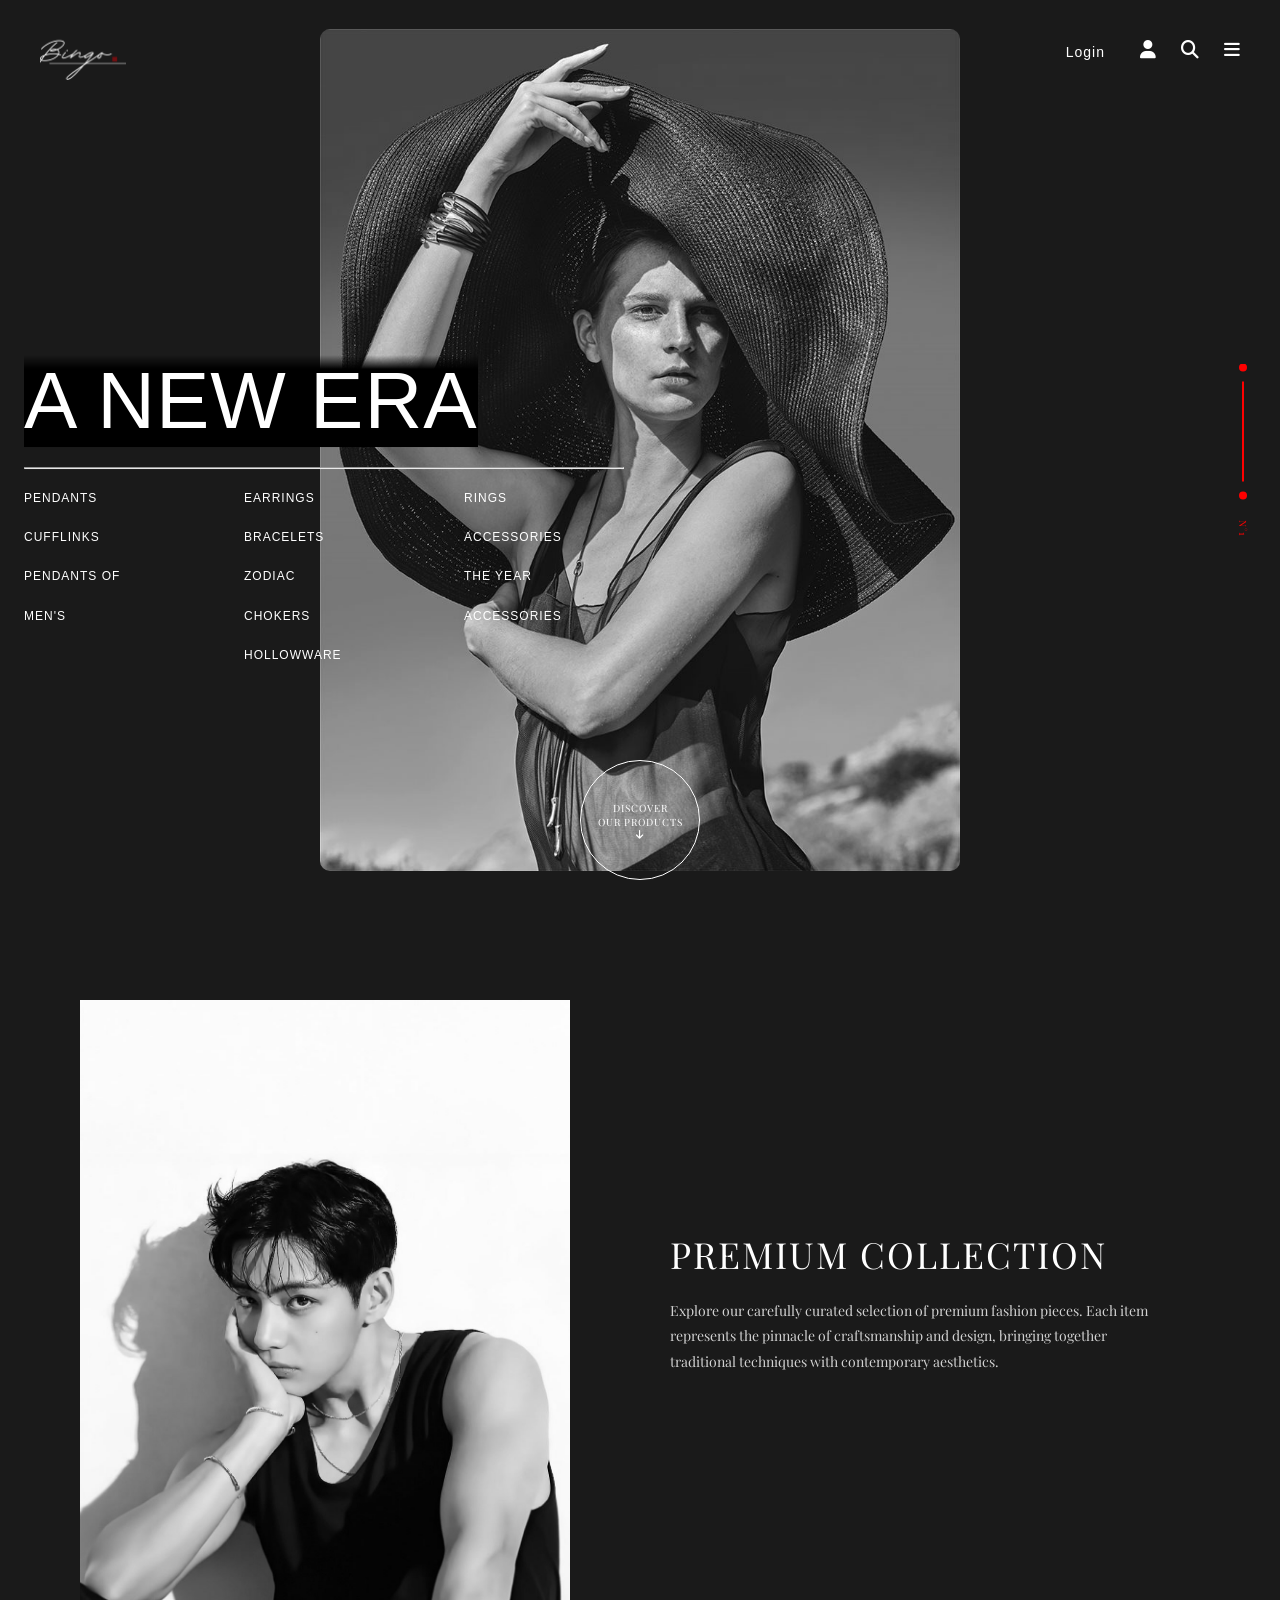
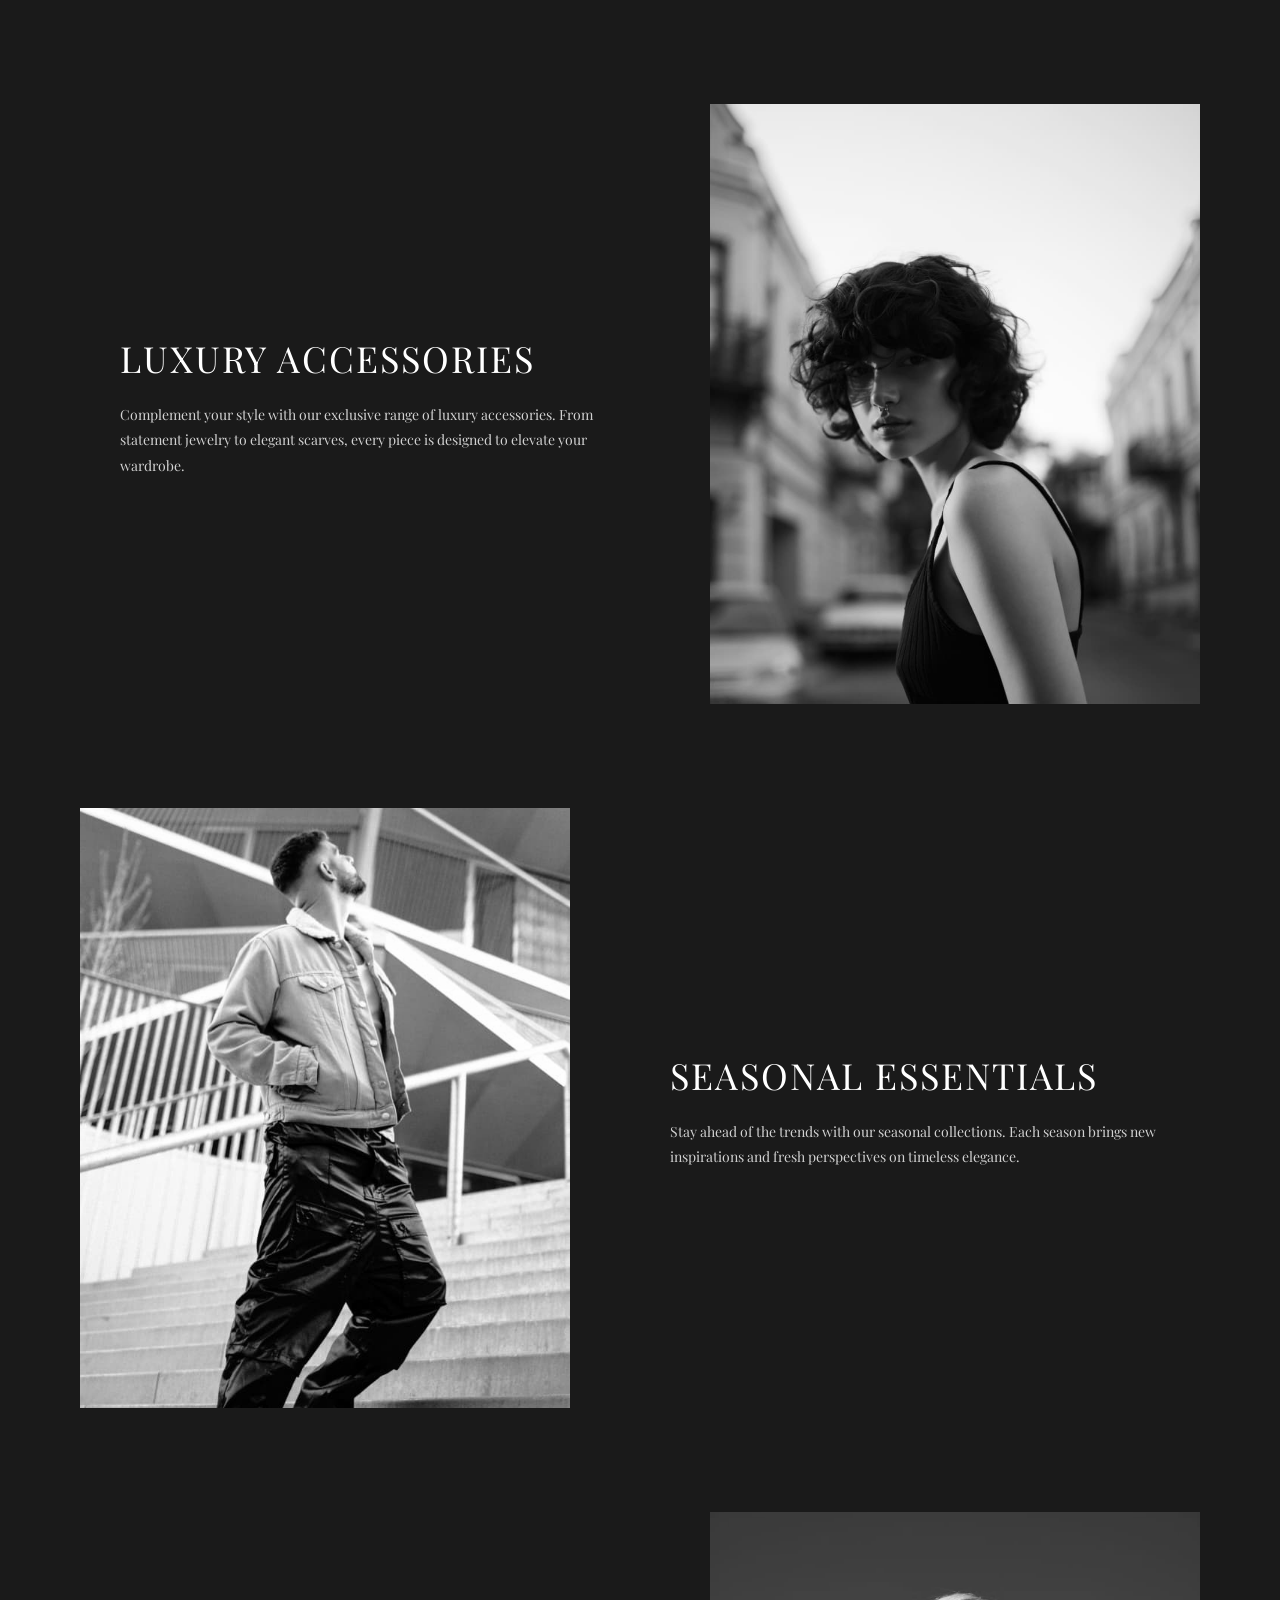
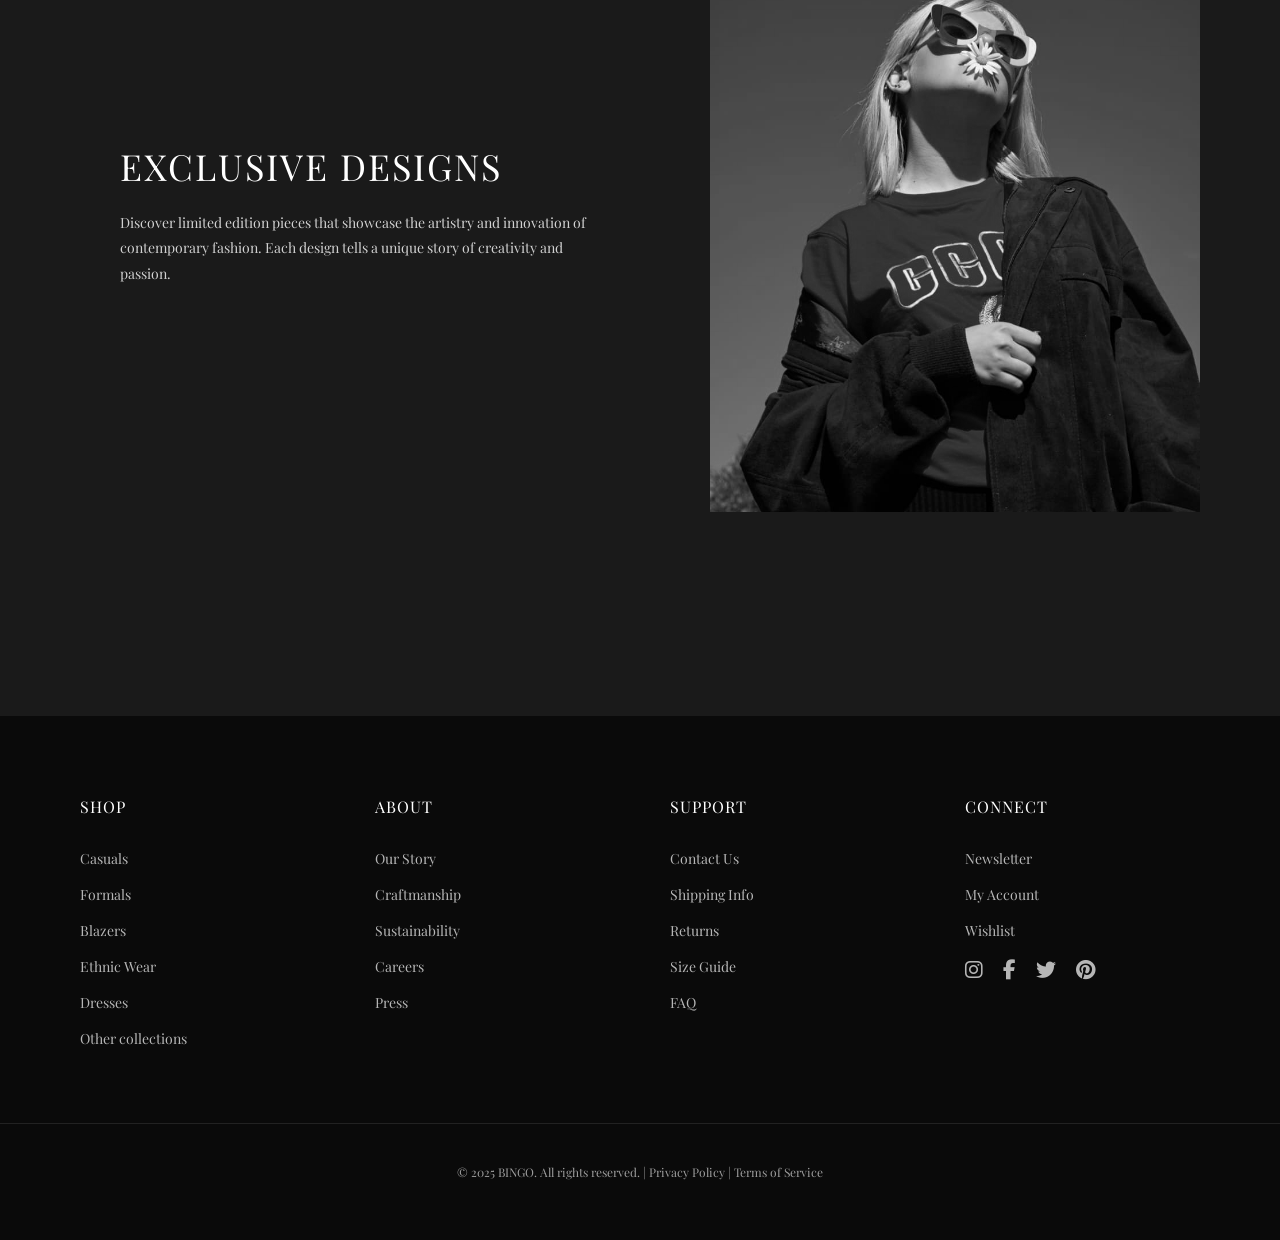
<file: Frontend/landing/index.html>
<!DOCTYPE html>
<html lang="en">
<!-- TASK: Chnage the wordings for this page-->
<head>
    <meta charset="UTF-8">
    <meta name="viewport" content="width=device-width, initial-scale=1.0">
    <title>Luxury Fashion - Home</title>
    <link rel="preconnect" href="https://fonts.googleapis.com">
    <link rel="preconnect" href="https://fonts.gstatic.com" crossorigin>
    <link href="https://fonts.googleapis.com/css2?family=Playfair+Display:ital,wght@0,400;0,500;0,600;0,700;0,800;0,900;1,400;1,500;1,600;1,700;1,800;1,900&display=swap" rel="stylesheet">
    <link rel="stylesheet" href="https://cdnjs.cloudflare.com/ajax/libs/font-awesome/6.4.0/css/all.min.css">
    <style>
        * {
            margin: 0;
            padding: 0;
            box-sizing: border-box;
        }

        html {
            scroll-behavior: smooth;
        }

        body {
            font-family: 'Playfair Display', 'Georgia', serif;
            background: #1a1a1a;
            overflow-x: hidden;
        }

        /* Page Load Animation */
        .page-load-animation {
            opacity: 0;
            transform: translateY(20px);
            animation: pageLoadFadeIn 1.2s ease-out forwards;
        }

        @keyframes pageLoadFadeIn {
            0% {
                opacity: 0;
                transform: translateY(20px);
            }
            100% {
                opacity: 1;
                transform: translateY(0);
            }
        }

        /* Fade-in animations */
        .fade-in-section {
            opacity: 0;
            transform: translateY(40px);
            visibility: hidden;
            transition: opacity 1s ease-out, transform 1.2s ease-out, visibility 1s ease-out;
            will-change: opacity, visibility, transform;
        }

        .fade-in-section.is-visible {
            opacity: 1;
            transform: translateY(0);
            visibility: visible;
        }

        .fade-in-left {
            opacity: 0;
            transform: translateX(-60px);
            transition: opacity 1.2s ease-out, transform 1.4s ease-out;
        }

        .fade-in-left.is-visible {
            opacity: 1;
            transform: translateX(0);
        }

        .fade-in-right {
            opacity: 0;
            transform: translateX(60px);
            transition: opacity 1.2s ease-out, transform 1.4s ease-out;
        }

        .fade-in-right.is-visible {
            opacity: 1;
            transform: translateY(0);
        }

        /* Staggered animation delays for gallery items */
        .gallery-row:nth-child(1) { transition-delay: 0.1s; }
        .gallery-row:nth-child(2) { transition-delay: 0.2s; }
        .gallery-row:nth-child(3) { transition-delay: 0.3s; }
        .gallery-row:nth-child(4) { transition-delay: 0.4s; }

        /* Landing container */
        .landing-container {
            display: flex;
            min-height: 100vh;
            position: relative;
            justify-content: center;
            align-items: center;
        }

        /* Top Navigation */
        .top-nav {
            position: fixed;
            top: 0;
            left: 0;
            right: 0;
            z-index: 1000;
            display: flex;
            justify-content: space-between;
            align-items: center;
            padding: 20px 40px;
            /* background: rgba(26, 26, 26, 0.9); */
            /* backdrop-filter: blur(10px); */
            opacity: 0;
            animation: fadeInDown 1s ease-out 0.5s forwards;
        }

        @keyframes fadeInDown {
            0% {
                opacity: 0;
                transform: translateY(-20px);
            }
            100% {
                opacity: 1;
                transform: translateY(0);
            }
        }

        .logo {
            height: 60px;
            width: auto;
            transition: opacity 0.3s ease;
        }

        .logo:hover {
            opacity: 0.8;
        }

        .nav-icons {
            display: flex;
            align-items: center;
            gap: 25px;
        }

        .nav-icon {
            color: white;
            font-size: 18px;
            cursor: pointer;
            transition: opacity 0.3s ease;
        }

        .nav-icon:hover {
            opacity: 0.7;
        }

        .login-text {
            color: white;
            font-size: 14px;
            font-weight: 300;
            font-family:Helvetica;
            letter-spacing: 1px;
            cursor: pointer;
            transition: opacity 0.3s ease;
            margin-right: 10px;
        }

        .login-text:hover {
            opacity: 0.7;
        }

        /* Main Content Panel - Centered */
        .main-content {
            position: relative;
            width: 100%;
            height: 100vh;
            display: flex;
            justify-content: center;
            align-items: center;
        }

        /* Model Image - Centered */
        .model-image {
            width: 50%;
            height: auto;
            max-height: 200vh;
            object-fit: contain;
            object-position: center;
            filter: grayscale(100%);
            transition: filter 0.3s ease;
            border-radius: 10px;
        }

        .main-content:hover .model-image {
            filter: grayscale(80%);
        }

        /* Content Overlay - Semi-centered */
        .content-overlay {
            position: absolute;
            top: 60%;
            left: 30%;
            transform: translate(-50%, -50%);
            color: white;
            text-align: left;
            z-index: 10;
            max-width: 800px;
            width: 100%;
            padding: 40px;
            border-radius: 15px;
        }

        .line-break {
            margin:20px auto 0;
            height:1px;
            margin-left: 0;
            max-width: 600px;
        }
        .main-headline {
            color: white;
            background: linear-gradient(0deg, #000000 78px, #fff0 100%);
            display: inline-block;
            font-size: 80px;
            font-weight: 100;
            letter-spacing: 1px;
            text-transform: uppercase;
            font-family: "helvetica_neue_thin", Helvetica;
        }

        .product-categories {
            display: grid;
            grid-template-columns: repeat(3, 200px);
            gap: 20px 20px;
            margin: 20px auto 60px;
            font-size: 12px;
            font-weight: 100;
            letter-spacing: 1px;
            text-transform: uppercase;
            font-family: 'poppins', sans-serif;
            line-height: 1.6;
        }

        .category-column {
            display: flex;
            flex-direction: column;
            gap: 15px;
        }

        .discover-btn {
            width: 120px;
            height: 120px;
            border-radius: 50%;
            background: transparent;
            border: 1px solid white;
            color: white;
            display: flex;
            flex-direction: column;
            align-items: center;
            justify-content: center;
            cursor: pointer;
            transition: all 0.3s ease;
            font-size: 10px;
            font-weight: 300;
            letter-spacing: 1px;
            text-transform: uppercase;
            font-family: 'Playfair Display', serif;
            position: absolute;
            bottom: 20px;
            left: 50%;
            transform: translateX(-50%);
            animation-duration: 0.5s;
            animation-fill-mode: both;
        }


        .discover-btn:hover {
            background: rgb(255, 254, 254);
            color: black;
            border: 1px solid rgba(255, 255, 255, 0.8);
        }

        /* Add a subtle shadow effect during wobble */
        .discover-btn:hover::after {
            content: '';
            position: absolute;
            top: -2px;
            left: -2px;
            right: -2px;
            bottom: -2px;
            border-radius: 50%;
            border: 1px solid rgba(255, 255, 255, 0.3);
            animation: wobble 0.8s ease-in-out;
        }

        /* Scroll Indicator - Right Side */
        .scroll-indicator {
            position: fixed;
            right: 30px;
            top: 50%;
            transform: translateY(-50%);
            z-index: 100;
            display: flex;
            flex-direction: column;
            align-items: center;
            gap: 10px;
            opacity: 0;
            animation: fadeInRight 1.5s ease-out 1s forwards;
        }

        @keyframes fadeInRight {
            0% {
                opacity: 0;
                transform: translateY(-50%) translateX(30px);
            }
            100% {
                opacity: 1;
                transform: translateY(-50%) translateX(0);
            }
        }

        .scroll-line {
            width: 2px;
            height: 100px;
            background: #ff0000;
            position: relative;
        }

        .scroll-circle {
            width: 8px;
            height: 8px;
            background: #ff0000;
            border-radius: 50%;
        }

        .scroll-number {
            color: #ff0000;
            font-size: 10px;
            font-weight: 300;
            letter-spacing: 1px;
            text-transform: uppercase;
            writing-mode: vertical-rl;
            text-orientation: mixed;
            margin-top: 10px;
        }

        /* Additional Images Section */
        .additional-images {
            background: #1a1a1a;
            padding: 100px 0;
        }

        .image-gallery {
            display: flex;
            flex-direction: column;
            gap: 100px;
            max-width: 1200px;
            margin: 0 auto;
            padding: 0 40px;
        }

        .gallery-row {
            display: flex;
            align-items: center;
            gap: 60px;
        }

        .gallery-row.reverse {
            flex-direction: row-reverse;
        }

        .gallery-image {
            flex: 1;
            max-width: 500px;
        }

        .gallery-image img {
            width: 100%;
            height: 600px;
            object-fit: cover;
            filter: grayscale(100%);
            transition: filter 0.3s ease;
        }

        .gallery-image:hover img {
            filter: grayscale(70%);
        }

        .gallery-content {
            flex: 1;
            color: white;
            padding: 40px;
        }

        .gallery-title {
            font-size: 36px;
            font-weight: 300;
            margin-bottom: 20px;
            letter-spacing: 2px;
        }

        .gallery-description {
            font-size: 14px;
            line-height: 1.8;
            opacity: 0.8;
        }

        /* Footer */
        .footer {
            background: #0a0a0a;
            color: white;
            padding: 80px 0 40px;
            margin-top: 100px;
        }

        .footer-content {
            max-width: 1200px;
            margin: 0 auto;
            padding: 0 40px;
            display: grid;
            grid-template-columns: repeat(4, 1fr);
            gap: 60px;
        }

        .footer-section h3 {
            font-size: 16px;
            font-weight: 400;
            margin-bottom: 30px;
            letter-spacing: 1px;
            text-transform: uppercase;
        }

        .footer-links {
            list-style: none;
        }

        .footer-links li {
            margin-bottom: 15px;
        }

        .footer-links a {
            color: white;
            text-decoration: none;
            font-size: 14px;
            opacity: 0.7;
            transition: opacity 0.3s ease;
        }

        .footer-links a:hover {
            opacity: 1;
        }

        .social-links {
            display: flex;
            gap: 20px;
            margin-top: 20px;
        }

        .social-links i {
            font-size: 20px;
            opacity: 0.7;
            cursor: pointer;
            transition: opacity 0.3s ease;
        }

        .social-links i:hover {
            opacity: 1;
        }

        .footer-bottom {
            text-align: center;
            padding: 40px 0 20px;
            border-top: 1px solid #333;
            margin-top: 60px;
            font-size: 12px;
            opacity: 0.6;
        }

        /* Mobile Responsive - Updated */
        @media (max-width: 768px) {
            .model-image {
                width: 90%;
                height: auto;
                max-height: 70vh;
            }

            .content-overlay {
                padding: 20px;
                max-width: 100%;
            }

            .main-headline {
                font-size: 32px;
                margin-bottom: 30px;
            }

            .discover-btn {
                width: 100px;
                height: 100px;
                font-size: 9px;
                bottom: 15px;
            }

            .scroll-indicator {
                right: 15px;
            }
        }

        @media (max-width: 480px) {
            .main-headline {
                font-size: 24px;
            }

            .content-overlay {
                padding: 15px;
            }

            .discover-btn {
                width: 80px;
                height: 80px;
                font-size: 8px;
                bottom: 10px;
            }

            .scroll-indicator {
                right: 10px;
            }
        }
    </style>
</head>

<body>
    <!-- Top Navigation -->
    <nav class="top-nav">
        <img src="logo.png" alt="Luxury Fashion Logo" class="logo">
         <!-- <h1 class="logo">Bingo</h1> -->
        <div class="nav-icons">
            <a href="../login/index.html" style="text-decoration: none;"><span class="login-text">Login</span></a>
            <i class="fas fa-user nav-icon"></i>
            <i class="fas fa-search nav-icon"></i>
            <i class="fas fa-bars nav-icon"></i>
        </div>
    </nav>

    <!-- Main Landing Section -->
    <div class="landing-container page-load-animation">
        <!-- Main Content Panel - Centered -->
        <div class="main-content">
            <img src="model.jpg" alt="Fashion Model" class="model-image">
            <div class="content-overlay">
                <h1 class="main-headline">A NEW ERA</h1>
                <hr class="line-break">
                <div class="product-categories">
                <div class="category">PENDANTS</div>
                <div class="category">EARRINGS</div>
                <div class="category">RINGS</div>
                <div class="category">CUFFLINKS</div>
                <div class="category">BRACELETS</div>
                <div class="category">ACCESSORIES</div>
                <div class="category">PENDANTS OF</div>
                <div class="category">ZODIAC</div>
                <div class="category">THE YEAR</div>
                <div class="category">MEN'S</div>
                <div class="category">CHOKERS</div>
                <div class="category">ACCESSORIES</div>
                <div class="category"></div>
                <div class="category">HOLLOWWARE</div>
            </div>
            </div>
            <button class="discover-btn" onclick="scrollToGallery()">
                <span>DISCOVER</span>
                <span>OUR PRODUCTS</span>
                <i class="fas fa-arrow-down"></i>
            </button>
        </div>
    </div>

    <!-- Scroll Indicator -->
    <div class="scroll-indicator">
        <div class="scroll-circle"></div>
        <div class="scroll-line"></div>
        <div class="scroll-circle"></div>
        <div class="scroll-number">N°1</div>
    </div>

    <!-- Additional Images Gallery -->
    <div class="additional-images" id="gallery">
        <div class="image-gallery">
            <div class="gallery-row fade-in-section" data-delay="100">
                <div class="gallery-image">
                    <img src="model4.jpg" alt="Fashion Collection">
                </div>
                <div class="gallery-content">
                    <h2 class="gallery-title">PREMIUM COLLECTION</h2>
                    <p class="gallery-description">
                        Explore our carefully curated selection of premium fashion pieces. Each item represents the
                        pinnacle of craftsmanship and design, bringing together traditional techniques with contemporary
                        aesthetics.
                    </p>
                </div>
            </div>

            <div class="gallery-row reverse fade-in-section" data-delay="200">
                <div class="gallery-image">
                    <img src="model3.jpg" alt="Luxury Accessories">
                </div>
                <div class="gallery-content">
                    <h2 class="gallery-title">LUXURY ACCESSORIES</h2>
                    <p class="gallery-description">
                        Complement your style with our exclusive range of luxury accessories. From statement jewelry to
                        elegant scarves, every piece is designed to elevate your wardrobe.
                    </p>
                </div>
            </div>

            <div class="gallery-row fade-in-section" data-delay="300">
                <div class="gallery-image">
                    <img src="model5.jpg" alt="Seasonal Collection">
                </div>
                <div class="gallery-content">
                    <h2 class="gallery-title">SEASONAL ESSENTIALS</h2>
                    <p class="gallery-description">
                        Stay ahead of the trends with our seasonal collections. Each season brings new inspirations and
                        fresh perspectives on timeless elegance.
                    </p>
                </div>
            </div>

            <div class="gallery-row reverse fade-in-section" data-delay="400">
                <div class="gallery-image">
                    <img src="model2.jpg" alt="Exclusive Designs">
                </div>
                <div class="gallery-content">
                    <h2 class="gallery-title">EXCLUSIVE DESIGNS</h2>
                    <p class="gallery-description">
                        Discover limited edition pieces that showcase the artistry and innovation of contemporary
                        fashion. Each design tells a unique story of creativity and passion.
                    </p>
                </div>
            </div>
        </div>
    </div>

    <!-- Footer -->
    <footer class="footer">
        <div class="footer-content">
            <div class="footer-section">
                <h3>Shop</h3>
                <ul class="footer-links">
                    <li><a href="#pendants">Casuals</a></li>
                    <li><a href="#earrings">Formals</a></li>
                    <li><a href="#rings">Blazers</a></li>
                    <li><a href="#bracelets">Ethnic Wear</a></li>
                    <li><a href="#accessories">Dresses</a></li>
                    <li><a href="#collections">Other collections</a></li>
                </ul>
            </div>

            <div class="footer-section">
                <h3>About</h3>
                <ul class="footer-links">
                    <li><a href="#story">Our Story</a></li>
                    <li><a href="#craftmanship">Craftmanship</a></li>
                    <li><a href="#sustainability">Sustainability</a></li>
                    <li><a href="#careers">Careers</a></li>
                    <li><a href="#press">Press</a></li>
                </ul>
            </div>

            <div class="footer-section">
                <h3>Support</h3>
                <ul class="footer-links">
                    <li><a href="#contact">Contact Us</a></li>
                    <li><a href="#shipping">Shipping Info</a></li>
                    <li><a href="#returns">Returns</a></li>
                    <li><a href="#size-guide">Size Guide</a></li>
                    <li><a href="#faq">FAQ</a></li>
                </ul>
            </div>

            <div class="footer-section">
                <h3>Connect</h3>
                <ul class="footer-links">
                    <li><a href="#newsletter">Newsletter</a></li>
                    <li><a href="#account">My Account</a></li>
                    <li><a href="#wishlist">Wishlist</a></li>
                </ul>
                <div class="social-links">
                    <i class="fab fa-instagram"></i>
                    <i class="fab fa-facebook-f"></i>
                    <i class="fab fa-twitter"></i>
                    <i class="fab fa-pinterest"></i>
                </div>
            </div>
        </div>

        <div class="footer-bottom">
            <p>&copy; 2025 BINGO. All rights reserved. | Privacy Policy | Terms of Service</p>
        </div>
    </footer>

    <script>
        // Intersection Observer for fade-in animations
        const observerOptions = {
            threshold: 0.15,
            rootMargin: '0px 0px -100px 0px'
        };

        const observer = new IntersectionObserver((entries) => {
            entries.forEach(entry => {
                if (entry.isIntersecting) {
                    // Add a small delay for staggered effect
                    setTimeout(() => {
                        entry.target.classList.add('is-visible');
                    }, entry.target.dataset.delay || 0);
                }
            });
        }, observerOptions);

        // Observe all fade-in elements
        document.addEventListener('DOMContentLoaded', function () {
            const fadeElements = document.querySelectorAll('.fade-in-section, .fade-in-left, .fade-in-right');
            fadeElements.forEach(el => observer.observe(el));

            // Initial animation for elements in viewport
            setTimeout(() => {
                document.querySelectorAll('.fade-in-left, .fade-in-right').forEach(el => {
                    el.classList.add('is-visible');
                });
            }, 800);
        });

        // Smooth scroll to gallery
        function scrollToGallery() {
            document.getElementById('gallery').scrollIntoView({
                behavior: 'smooth',
                block: 'start'
            });
        }

        // Category click handlers
        document.querySelectorAll('.category').forEach(category => {
            category.addEventListener('click', function () {
                console.log('Category clicked:', this.textContent);
                // Add navigation logic for categories
            });
        });

        // Navigation icon handlers
        document.querySelectorAll('.nav-icon').forEach(icon => {
            icon.addEventListener('click', function () {
                console.log('Nav icon clicked');
                // Add navigation logic
            });
        });

        // Footer link handlers
        document.querySelectorAll('.footer-links a').forEach(link => {
            link.addEventListener('click', function (e) {
                e.preventDefault();
                console.log('Footer link clicked:', this.textContent);
                // Add navigation logic
            });
        });
    </script>
</body>

</html>
</file>
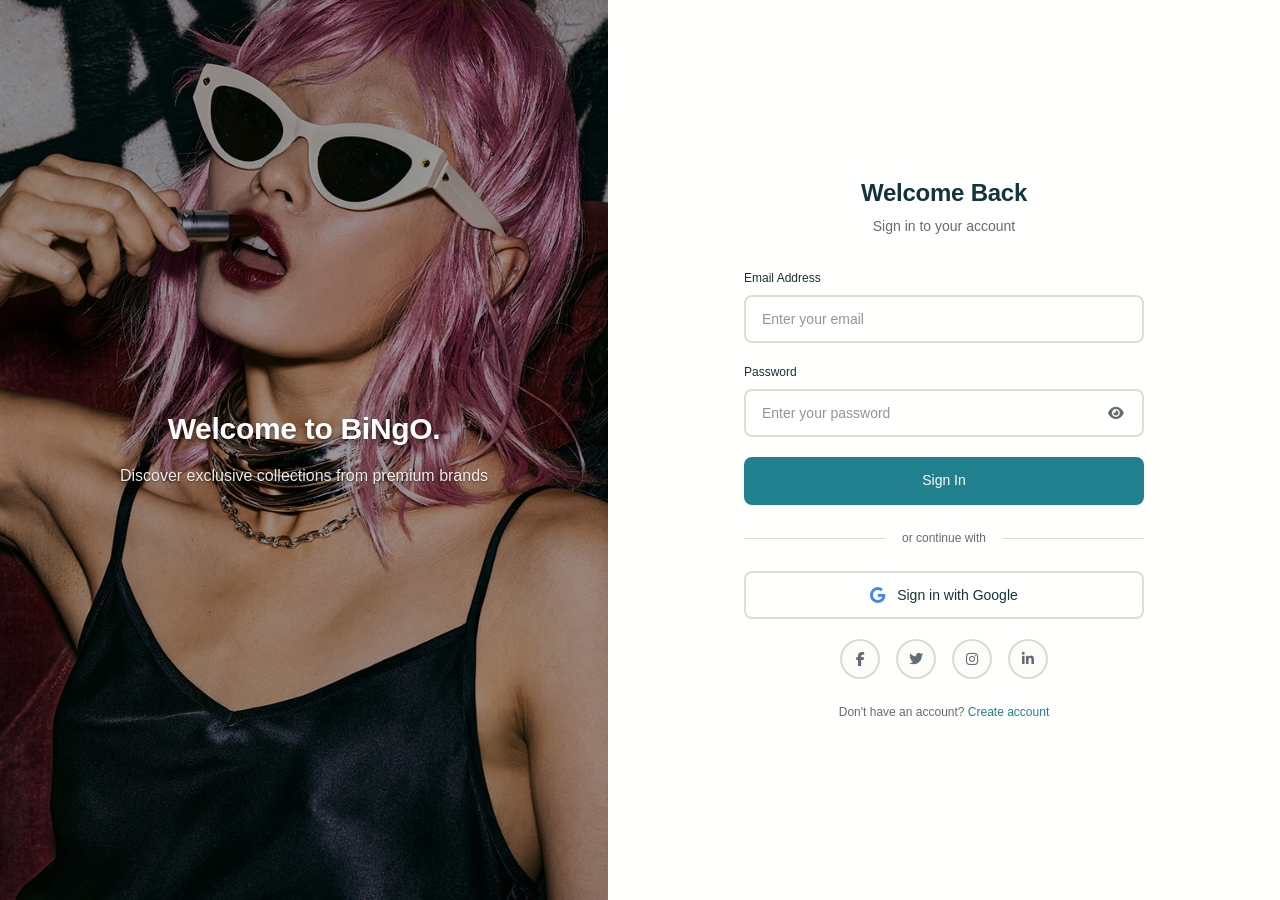
<file: Frontend/login/index.html>
<!DOCTYPE html>
<html lang="en">
<head>
    <meta charset="UTF-8">
    <meta name="viewport" content="width=device-width, initial-scale=1.0">
    <title>Luxury Fashion - Authentication</title>
    <link rel="stylesheet" href="style.css">
    <link rel="stylesheet" href="https://cdnjs.cloudflare.com/ajax/libs/font-awesome/6.4.0/css/all.min.css">
</head>
<body>
    <div class="auth-container">
        <!-- Left Side - Model Image -->
        <div class="model-section">
            <img src="model2.jpg" alt="Fashion Model" class="model-image">
            <div class="model-overlay">
                <div class="model-content">
                    <h1 class="model-title">Welcome to BiNgO.</h1>
                    <p class="model-subtitle">Discover exclusive collections from premium brands</p>
                </div>
            </div>
        </div>

        <!-- Right Side - Authentication Forms -->
        <div class="auth-section">
            <!-- Login Form -->
            <div id="loginForm" class="auth-form">
                <div class="form-header">
                    <h2>Welcome Back</h2>
                    <p>Sign in to your account</p>
                </div>

                <form class="form" id="loginFormElement" onsubmit="return false;">
                    <div class="form-group">
                        <label for="loginEmail" class="form-label">Email Address</label>
                        <input 
                            type="email" 
                            id="loginEmail" 
                            class="form-control" 
                            placeholder="Enter your email">
                        <span class="error-message" id="loginEmailError"></span>
                    </div>

                    <div class="form-group">
                        <label for="loginPassword" class="form-label">Password</label>
                        <div class="password-input">
                            <input 
                                type="password" 
                                id="loginPassword" 
                                class="form-control" 
                                placeholder="Enter your password">
                            <button type="button" class="password-toggle" onclick="togglePasswordVisibility('loginPassword')">
                                <i class="fas fa-eye"></i>
                            </button>
                        </div>
                        <span class="error-message" id="loginPasswordError"></span>
                    </div>

                    <button type="button" class="btn btn--primary btn--full-width" onclick="handleLoginSubmit()">
                        <span class="btn-text">Sign In</span>
                        <span class="btn-loader hidden">
                            <i class="fas fa-spinner fa-spin"></i>
                        </span>
                    </button>
                </form>

                <div class="divider">
                    <span>or continue with</span>
                </div>

                <button class="google-btn" onclick="handleGoogleAuth()">
                    <i class="fab fa-google"></i>
                    Sign in with Google
                </button>

                <div class="social-links">
                    <a href="#" class="social-link" target="_blank"><i class="fab fa-facebook-f"></i></a>
                    <a href="#" class="social-link" target="_blank"><i class="fab fa-twitter"></i></a>
                    <a href="#" class="social-link" target="_blank"><i class="fab fa-instagram"></i></a>
                    <a href="#" class="social-link" target="_blank"><i class="fab fa-linkedin-in"></i></a>
                </div>

                <div class="form-footer">
                    <p>Don't have an account? <button type="button" onclick="showSignupForm()" class="link">Create account</button></p>
                </div>
            </div>

            <!-- Signup Form -->
            <div id="signupForm" class="auth-form hidden">
                <div class="form-header">
                    <h2>Create Account</h2>
                    <p>Join our luxury fashion community</p>
                </div>

                <!-- User Type Selection -->
                <div id="userTypeSelection" class="user-type-section">
                    <h3>I am a:</h3>
                    <div class="user-type-options">
                        <label class="user-type-option">
                            <input type="radio" name="userType" value="buyer" onchange="selectUserType('buyer')">
                            <div class="option-content">
                                <i class="fas fa-shopping-bag"></i>
                                <span>Buyer</span>
                                <p>Shop exclusive fashion items</p>
                            </div>
                        </label>
                        <label class="user-type-option">
                            <input type="radio" name="userType" value="seller" onchange="selectUserType('seller')">
                            <div class="option-content">
                                <i class="fas fa-store"></i>
                                <span>Seller</span>
                                <p>Sell your fashion products</p>
                            </div>
                        </label>
                    </div>
                    <button type="button" class="btn btn--primary btn--full-width" onclick="proceedToSignupForm()" id="userTypeBtn" disabled>
                        Continue
                    </button>
                </div>

                <!-- Signup Details Form -->
                <div class="form hidden" id="signupDetailsForm">
                    <div class="form-group">
                        <label for="signupEmail" class="form-label">Email Address</label>
                        <input 
                            type="email" 
                            id="signupEmail" 
                            class="form-control" 
                            placeholder="Enter your email">
                        <span class="error-message" id="signupEmailError"></span>
                    </div>

                    <div class="form-group">
                        <label for="signupPassword" class="form-label">Password</label>
                        <div class="password-input">
                            <input 
                                type="password" 
                                id="signupPassword" 
                                class="form-control" 
                                placeholder="Create a password">
                            <button type="button" class="password-toggle" onclick="togglePasswordVisibility('signupPassword')">
                                <i class="fas fa-eye"></i>
                            </button>
                        </div>
                        <span class="error-message" id="signupPasswordError"></span>
                    </div>

                    <div class="form-group">
                        <label for="confirmPassword" class="form-label">Confirm Password</label>
                        <div class="password-input">
                            <input 
                                type="password" 
                                id="confirmPassword" 
                                class="form-control" 
                                placeholder="Confirm your password">
                            <button type="button" class="password-toggle" onclick="togglePasswordVisibility('confirmPassword')">
                                <i class="fas fa-eye"></i>
                            </button>
                        </div>
                        <span class="error-message" id="confirmPasswordError"></span>
                    </div>

                    <div class="form-group hidden" id="businessNameGroup">
                        <label for="businessName" class="form-label">Business Name</label>
                        <input 
                            type="text" 
                            id="businessName" 
                            class="form-control" 
                            placeholder="Enter your business name">
                        <span class="error-message" id="businessNameError"></span>
                    </div>

                    <button type="button" class="btn btn--primary btn--full-width" onclick="handleSignupSubmit()">
                        <span class="btn-text">Create Account</span>
                        <span class="btn-loader hidden">
                            <i class="fas fa-spinner fa-spin"></i>
                        </span>
                    </button>
                </div>

                <div class="form-footer">
                    <p>Already have an account? <button type="button" onclick="showLoginForm()" class="link">Sign in</button></p>
                </div>
            </div>
        </div>
    </div>

    <script src="app.js"></script>
</body>
</html>
</file>
<file: Frontend/login/style.css>
:root {
  /* Primitive Color Tokens */
  --color-white: rgba(255, 255, 255, 1);
  --color-black: rgba(0, 0, 0, 1);
  --color-cream-50: rgba(252, 252, 249, 1);
  --color-cream-100: rgba(255, 255, 253, 1);
  --color-gray-200: rgba(245, 245, 245, 1);
  --color-gray-300: rgba(167, 169, 169, 1);
  --color-gray-400: rgba(119, 124, 124, 1);
  --color-slate-500: rgba(98, 108, 113, 1);
  --color-brown-600: rgba(94, 82, 64, 1);
  --color-charcoal-700: rgba(31, 33, 33, 1);
  --color-charcoal-800: rgba(38, 40, 40, 1);
  --color-slate-900: rgba(19, 52, 59, 1);
  --color-teal-300: rgba(50, 184, 198, 1);
  --color-teal-400: rgba(45, 166, 178, 1);
  --color-teal-500: rgba(33, 128, 141, 1);
  --color-teal-600: rgba(29, 116, 128, 1);
  --color-teal-700: rgba(26, 104, 115, 1);
  --color-teal-800: rgba(41, 150, 161, 1);
  --color-red-400: rgba(255, 84, 89, 1);
  --color-red-500: rgba(192, 21, 47, 1);
  --color-orange-400: rgba(230, 129, 97, 1);
  --color-orange-500: rgba(168, 75, 47, 1);

  /* RGB versions for opacity control */
  --color-brown-600-rgb: 94, 82, 64;
  --color-teal-500-rgb: 33, 128, 141;
  --color-slate-900-rgb: 19, 52, 59;
  --color-slate-500-rgb: 98, 108, 113;
  --color-red-500-rgb: 192, 21, 47;
  --color-red-400-rgb: 255, 84, 89;
  --color-orange-500-rgb: 168, 75, 47;
  --color-orange-400-rgb: 230, 129, 97;

  /* Background color tokens (Light Mode) */
  --color-bg-1: rgba(59, 130, 246, 0.08); /* Light blue */
  --color-bg-2: rgba(245, 158, 11, 0.08); /* Light yellow */
  --color-bg-3: rgba(34, 197, 94, 0.08); /* Light green */
  --color-bg-4: rgba(239, 68, 68, 0.08); /* Light red */
  --color-bg-5: rgba(147, 51, 234, 0.08); /* Light purple */
  --color-bg-6: rgba(249, 115, 22, 0.08); /* Light orange */
  --color-bg-7: rgba(236, 72, 153, 0.08); /* Light pink */
  --color-bg-8: rgba(6, 182, 212, 0.08); /* Light cyan */

  /* Semantic Color Tokens (Light Mode) */
  --color-background: var(--color-cream-50);
  --color-surface: var(--color-cream-100);
  --color-text: var(--color-slate-900);
  --color-text-secondary: var(--color-slate-500);
  --color-primary: var(--color-teal-500);
  --color-primary-hover: var(--color-teal-600);
  --color-primary-active: var(--color-teal-700);
  --color-secondary: rgba(var(--color-brown-600-rgb), 0.12);
  --color-secondary-hover: rgba(var(--color-brown-600-rgb), 0.2);
  --color-secondary-active: rgba(var(--color-brown-600-rgb), 0.25);
  --color-border: rgba(var(--color-brown-600-rgb), 0.2);
  --color-btn-primary-text: var(--color-cream-50);
  --color-card-border: rgba(var(--color-brown-600-rgb), 0.12);
  --color-card-border-inner: rgba(var(--color-brown-600-rgb), 0.12);
  --color-error: var(--color-red-500);
  --color-success: var(--color-teal-500);
  --color-warning: var(--color-orange-500);
  --color-info: var(--color-slate-500);
  --color-focus-ring: rgba(var(--color-teal-500-rgb), 0.4);
  --color-select-caret: rgba(var(--color-slate-900-rgb), 0.8);

  /* Common style patterns */
  --focus-ring: 0 0 0 3px var(--color-focus-ring);
  --focus-outline: 2px solid var(--color-primary);
  --status-bg-opacity: 0.15;
  --status-border-opacity: 0.25;
  --select-caret-light: url("data:image/svg+xml,%3Csvg xmlns='http://www.w3.org/2000/svg' width='16' height='16' viewBox='0 0 24 24' fill='none' stroke='%23134252' stroke-width='2' stroke-linecap='round' stroke-linejoin='round'%3E%3Cpolyline points='6 9 12 15 18 9'%3E%3C/polyline%3E%3C/svg%3E");
  --select-caret-dark: url("data:image/svg+xml,%3Csvg xmlns='http://www.w3.org/2000/svg' width='16' height='16' viewBox='0 0 24 24' fill='none' stroke='%23f5f5f5' stroke-width='2' stroke-linecap='round' stroke-linejoin='round'%3E%3Cpolyline points='6 9 12 15 18 9'%3E%3C/polyline%3E%3C/svg%3E");

  /* RGB versions for opacity control */
  --color-success-rgb: 33, 128, 141;
  --color-error-rgb: 192, 21, 47;
  --color-warning-rgb: 168, 75, 47;
  --color-info-rgb: 98, 108, 113;

  /* Typography */
  --font-family-base: "FKGroteskNeue", "Geist", "Inter", -apple-system,
    BlinkMacSystemFont, "Segoe UI", Roboto, sans-serif;
  --font-family-mono: "Berkeley Mono", ui-monospace, SFMono-Regular, Menlo,
    Monaco, Consolas, monospace;
  --font-size-xs: 11px;
  --font-size-sm: 12px;
  --font-size-base: 14px;
  --font-size-md: 14px;
  --font-size-lg: 16px;
  --font-size-xl: 18px;
  --font-size-2xl: 20px;
  --font-size-3xl: 24px;
  --font-size-4xl: 30px;
  --font-weight-normal: 400;
  --font-weight-medium: 500;
  --font-weight-semibold: 550;
  --font-weight-bold: 600;
  --line-height-tight: 1.2;
  --line-height-normal: 1.5;
  --letter-spacing-tight: -0.01em;

  /* Spacing */
  --space-0: 0;
  --space-1: 1px;
  --space-2: 2px;
  --space-4: 4px;
  --space-6: 6px;
  --space-8: 8px;
  --space-10: 10px;
  --space-12: 12px;
  --space-16: 16px;
  --space-20: 20px;
  --space-24: 24px;
  --space-32: 32px;

  /* Border Radius */
  --radius-sm: 6px;
  --radius-base: 8px;
  --radius-md: 10px;
  --radius-lg: 12px;
  --radius-full: 9999px;

  /* Shadows */
  --shadow-xs: 0 1px 2px rgba(0, 0, 0, 0.02);
  --shadow-sm: 0 1px 3px rgba(0, 0, 0, 0.04), 0 1px 2px rgba(0, 0, 0, 0.02);
  --shadow-md: 0 4px 6px -1px rgba(0, 0, 0, 0.04),
    0 2px 4px -1px rgba(0, 0, 0, 0.02);
  --shadow-lg: 0 10px 15px -3px rgba(0, 0, 0, 0.04),
    0 4px 6px -2px rgba(0, 0, 0, 0.02);
  --shadow-inset-sm: inset 0 1px 0 rgba(255, 255, 255, 0.15),
    inset 0 -1px 0 rgba(0, 0, 0, 0.03);

  /* Animation */
  --duration-fast: 150ms;
  --duration-normal: 250ms;
  --ease-standard: cubic-bezier(0.16, 1, 0.3, 1);

  /* Layout */
  --container-sm: 640px;
  --container-md: 768px;
  --container-lg: 1024px;
  --container-xl: 1280px;
}

/* Dark mode colors */
@media (prefers-color-scheme: dark) {
  :root {
    /* RGB versions for opacity control (Dark Mode) */
    --color-gray-400-rgb: 119, 124, 124;
    --color-teal-300-rgb: 50, 184, 198;
    --color-gray-300-rgb: 167, 169, 169;
    --color-gray-200-rgb: 245, 245, 245;

    /* Background color tokens (Dark Mode) */
    --color-bg-1: rgba(29, 78, 216, 0.15); /* Dark blue */
    --color-bg-2: rgba(180, 83, 9, 0.15); /* Dark yellow */
    --color-bg-3: rgba(21, 128, 61, 0.15); /* Dark green */
    --color-bg-4: rgba(185, 28, 28, 0.15); /* Dark red */
    --color-bg-5: rgba(107, 33, 168, 0.15); /* Dark purple */
    --color-bg-6: rgba(194, 65, 12, 0.15); /* Dark orange */
    --color-bg-7: rgba(190, 24, 93, 0.15); /* Dark pink */
    --color-bg-8: rgba(8, 145, 178, 0.15); /* Dark cyan */
    
    /* Semantic Color Tokens (Dark Mode) */
    --color-background: var(--color-charcoal-700);
    --color-surface: var(--color-charcoal-800);
    --color-text: var(--color-gray-200);
    --color-text-secondary: rgba(var(--color-gray-300-rgb), 0.7);
    --color-primary: var(--color-teal-300);
    --color-primary-hover: var(--color-teal-400);
    --color-primary-active: var(--color-teal-800);
    --color-secondary: rgba(var(--color-gray-400-rgb), 0.15);
    --color-secondary-hover: rgba(var(--color-gray-400-rgb), 0.25);
    --color-secondary-active: rgba(var(--color-gray-400-rgb), 0.3);
    --color-border: rgba(var(--color-gray-400-rgb), 0.3);
    --color-error: var(--color-red-400);
    --color-success: var(--color-teal-300);
    --color-warning: var(--color-orange-400);
    --color-info: var(--color-gray-300);
    --color-focus-ring: rgba(var(--color-teal-300-rgb), 0.4);
    --color-btn-primary-text: var(--color-slate-900);
    --color-card-border: rgba(var(--color-gray-400-rgb), 0.2);
    --color-card-border-inner: rgba(var(--color-gray-400-rgb), 0.15);
    --shadow-inset-sm: inset 0 1px 0 rgba(255, 255, 255, 0.1),
      inset 0 -1px 0 rgba(0, 0, 0, 0.15);
    --button-border-secondary: rgba(var(--color-gray-400-rgb), 0.2);
    --color-border-secondary: rgba(var(--color-gray-400-rgb), 0.2);
    --color-select-caret: rgba(var(--color-gray-200-rgb), 0.8);

    /* Common style patterns - updated for dark mode */
    --focus-ring: 0 0 0 3px var(--color-focus-ring);
    --focus-outline: 2px solid var(--color-primary);
    --status-bg-opacity: 0.15;
    --status-border-opacity: 0.25;
    --select-caret-light: url("data:image/svg+xml,%3Csvg xmlns='http://www.w3.org/2000/svg' width='16' height='16' viewBox='0 0 24 24' fill='none' stroke='%23134252' stroke-width='2' stroke-linecap='round' stroke-linejoin='round'%3E%3Cpolyline points='6 9 12 15 18 9'%3E%3C/polyline%3E%3C/svg%3E");
    --select-caret-dark: url("data:image/svg+xml,%3Csvg xmlns='http://www.w3.org/2000/svg' width='16' height='16' viewBox='0 0 24 24' fill='none' stroke='%23f5f5f5' stroke-width='2' stroke-linecap='round' stroke-linejoin='round'%3E%3Cpolyline points='6 9 12 15 18 9'%3E%3C/polyline%3E%3C/svg%3E");

    /* RGB versions for dark mode */
    --color-success-rgb: var(--color-teal-300-rgb);
    --color-error-rgb: var(--color-red-400-rgb);
    --color-warning-rgb: var(--color-orange-400-rgb);
    --color-info-rgb: var(--color-gray-300-rgb);
  }
}

/* Data attribute for manual theme switching */
[data-color-scheme="dark"] {
  /* RGB versions for opacity control (dark mode) */
  --color-gray-400-rgb: 119, 124, 124;
  --color-teal-300-rgb: 50, 184, 198;
  --color-gray-300-rgb: 167, 169, 169;
  --color-gray-200-rgb: 245, 245, 245;

  /* Colorful background palette - Dark Mode */
  --color-bg-1: rgba(29, 78, 216, 0.15); /* Dark blue */
  --color-bg-2: rgba(180, 83, 9, 0.15); /* Dark yellow */
  --color-bg-3: rgba(21, 128, 61, 0.15); /* Dark green */
  --color-bg-4: rgba(185, 28, 28, 0.15); /* Dark red */
  --color-bg-5: rgba(107, 33, 168, 0.15); /* Dark purple */
  --color-bg-6: rgba(194, 65, 12, 0.15); /* Dark orange */
  --color-bg-7: rgba(190, 24, 93, 0.15); /* Dark pink */
  --color-bg-8: rgba(8, 145, 178, 0.15); /* Dark cyan */
  
  /* Semantic Color Tokens (Dark Mode) */
  --color-background: var(--color-charcoal-700);
  --color-surface: var(--color-charcoal-800);
  --color-text: var(--color-gray-200);
  --color-text-secondary: rgba(var(--color-gray-300-rgb), 0.7);
  --color-primary: var(--color-teal-300);
  --color-primary-hover: var(--color-teal-400);
  --color-primary-active: var(--color-teal-800);
  --color-secondary: rgba(var(--color-gray-400-rgb), 0.15);
  --color-secondary-hover: rgba(var(--color-gray-400-rgb), 0.25);
  --color-secondary-active: rgba(var(--color-gray-400-rgb), 0.3);
  --color-border: rgba(var(--color-gray-400-rgb), 0.3);
  --color-error: var(--color-red-400);
  --color-success: var(--color-teal-300);
  --color-warning: var(--color-orange-400);
  --color-info: var(--color-gray-300);
  --color-focus-ring: rgba(var(--color-teal-300-rgb), 0.4);
  --color-btn-primary-text: var(--color-slate-900);
  --color-card-border: rgba(var(--color-gray-400-rgb), 0.15);
  --color-card-border-inner: rgba(var(--color-gray-400-rgb), 0.15);
  --shadow-inset-sm: inset 0 1px 0 rgba(255, 255, 255, 0.1),
    inset 0 -1px 0 rgba(0, 0, 0, 0.15);
  --color-border-secondary: rgba(var(--color-gray-400-rgb), 0.2);
  --color-select-caret: rgba(var(--color-gray-200-rgb), 0.8);

  /* Common style patterns - updated for dark mode */
  --focus-ring: 0 0 0 3px var(--color-focus-ring);
  --focus-outline: 2px solid var(--color-primary);
  --status-bg-opacity: 0.15;
  --status-border-opacity: 0.25;
  --select-caret-light: url("data:image/svg+xml,%3Csvg xmlns='http://www.w3.org/2000/svg' width='16' height='16' viewBox='0 0 24 24' fill='none' stroke='%23134252' stroke-width='2' stroke-linecap='round' stroke-linejoin='round'%3E%3Cpolyline points='6 9 12 15 18 9'%3E%3C/polyline%3E%3C/svg%3E");
  --select-caret-dark: url("data:image/svg+xml,%3Csvg xmlns='http://www.w3.org/2000/svg' width='16' height='16' viewBox='0 0 24 24' fill='none' stroke='%23f5f5f5' stroke-width='2' stroke-linecap='round' stroke-linejoin='round'%3E%3Cpolyline points='6 9 12 15 18 9'%3E%3C/polyline%3E%3C/svg%3E");

  /* RGB versions for dark mode */
  --color-success-rgb: var(--color-teal-300-rgb);
  --color-error-rgb: var(--color-red-400-rgb);
  --color-warning-rgb: var(--color-orange-400-rgb);
  --color-info-rgb: var(--color-gray-300-rgb);
}

[data-color-scheme="light"] {
  /* RGB versions for opacity control (light mode) */
  --color-brown-600-rgb: 94, 82, 64;
  --color-teal-500-rgb: 33, 128, 141;
  --color-slate-900-rgb: 19, 52, 59;
  
  /* Semantic Color Tokens (Light Mode) */
  --color-background: var(--color-cream-50);
  --color-surface: var(--color-cream-100);
  --color-text: var(--color-slate-900);
  --color-text-secondary: var(--color-slate-500);
  --color-primary: var(--color-teal-500);
  --color-primary-hover: var(--color-teal-600);
  --color-primary-active: var(--color-teal-700);
  --color-secondary: rgba(var(--color-brown-600-rgb), 0.12);
  --color-secondary-hover: rgba(var(--color-brown-600-rgb), 0.2);
  --color-secondary-active: rgba(var(--color-brown-600-rgb), 0.25);
  --color-border: rgba(var(--color-brown-600-rgb), 0.2);
  --color-btn-primary-text: var(--color-cream-50);
  --color-card-border: rgba(var(--color-brown-600-rgb), 0.12);
  --color-card-border-inner: rgba(var(--color-brown-600-rgb), 0.12);
  --color-error: var(--color-red-500);
  --color-success: var(--color-teal-500);
  --color-warning: var(--color-orange-500);
  --color-info: var(--color-slate-500);
  --color-focus-ring: rgba(var(--color-teal-500-rgb), 0.4);

  /* RGB versions for light mode */
  --color-success-rgb: var(--color-teal-500-rgb);
  --color-error-rgb: var(--color-red-500-rgb);
  --color-warning-rgb: var(--color-orange-500-rgb);
  --color-info-rgb: var(--color-slate-500-rgb);
}

/* Base styles */
html {
  font-size: var(--font-size-base);
  font-family: var(--font-family-base);
  line-height: var(--line-height-normal);
  color: var(--color-text);
  background-color: var(--color-background);
  -webkit-font-smoothing: antialiased;
  box-sizing: border-box;
}

body {
  margin: 0;
  padding: 0;
}

*,
*::before,
*::after {
  box-sizing: inherit;
}

/* Typography */
h1,
h2,
h3,
h4,
h5,
h6 {
  margin: 0;
  font-weight: var(--font-weight-semibold);
  line-height: var(--line-height-tight);
  color: var(--color-text);
  letter-spacing: var(--letter-spacing-tight);
}

h1 {
  font-size: var(--font-size-4xl);
}
h2 {
  font-size: var(--font-size-3xl);
}
h3 {
  font-size: var(--font-size-2xl);
}
h4 {
  font-size: var(--font-size-xl);
}
h5 {
  font-size: var(--font-size-lg);
}
h6 {
  font-size: var(--font-size-md);
}

p {
  margin: 0 0 var(--space-16) 0;
}

a {
  color: var(--color-primary);
  text-decoration: none;
  transition: color var(--duration-fast) var(--ease-standard);
}

a:hover {
  color: var(--color-primary-hover);
}

code,
pre {
  font-family: var(--font-family-mono);
  font-size: calc(var(--font-size-base) * 0.95);
  background-color: var(--color-secondary);
  border-radius: var(--radius-sm);
}

code {
  padding: var(--space-1) var(--space-4);
}

pre {
  padding: var(--space-16);
  margin: var(--space-16) 0;
  overflow: auto;
  border: 1px solid var(--color-border);
}

pre code {
  background: none;
  padding: 0;
}

/* Buttons */
.btn {
  display: inline-flex;
  align-items: center;
  justify-content: center;
  padding: var(--space-8) var(--space-16);
  border-radius: var(--radius-base);
  font-size: var(--font-size-base);
  font-weight: 500;
  line-height: 1.5;
  cursor: pointer;
  transition: all var(--duration-normal) var(--ease-standard);
  border: none;
  text-decoration: none;
  position: relative;
}

.btn:focus-visible {
  outline: none;
  box-shadow: var(--focus-ring);
}

.btn--primary {
  background: var(--color-primary);
  color: var(--color-btn-primary-text);
}

.btn--primary:hover {
  background: var(--color-primary-hover);
}

.btn--primary:active {
  background: var(--color-primary-active);
}

.btn--secondary {
  background: var(--color-secondary);
  color: var(--color-text);
}

.btn--secondary:hover {
  background: var(--color-secondary-hover);
}

.btn--secondary:active {
  background: var(--color-secondary-active);
}

.btn--outline {
  background: transparent;
  border: 1px solid var(--color-border);
  color: var(--color-text);
}

.btn--outline:hover {
  background: var(--color-secondary);
}

.btn--sm {
  padding: var(--space-4) var(--space-12);
  font-size: var(--font-size-sm);
  border-radius: var(--radius-sm);
}

.btn--lg {
  padding: var(--space-10) var(--space-20);
  font-size: var(--font-size-lg);
  border-radius: var(--radius-md);
}

.btn--full-width {
  width: 100%;
}

.btn:disabled {
  opacity: 0.5;
  cursor: not-allowed;
}

/* Form elements */
.form-control {
  display: block;
  width: 100%;
  padding: var(--space-8) var(--space-12);
  font-size: var(--font-size-md);
  line-height: 1.5;
  color: var(--color-text);
  background-color: var(--color-surface);
  border: 1px solid var(--color-border);
  border-radius: var(--radius-base);
  transition: border-color var(--duration-fast) var(--ease-standard),
    box-shadow var(--duration-fast) var(--ease-standard);
}

textarea.form-control {
  font-family: var(--font-family-base);
  font-size: var(--font-size-base);
}

select.form-control {
  padding: var(--space-8) var(--space-12);
  -webkit-appearance: none;
  -moz-appearance: none;
  appearance: none;
  background-image: var(--select-caret-light);
  background-repeat: no-repeat;
  background-position: right var(--space-12) center;
  background-size: 16px;
  padding-right: var(--space-32);
}

/* Add a dark mode specific caret */
@media (prefers-color-scheme: dark) {
  select.form-control {
    background-image: var(--select-caret-dark);
  }
}

/* Also handle data-color-scheme */
[data-color-scheme="dark"] select.form-control {
  background-image: var(--select-caret-dark);
}

[data-color-scheme="light"] select.form-control {
  background-image: var(--select-caret-light);
}

.form-control:focus {
  border-color: var(--color-primary);
  outline: var(--focus-outline);
}

.form-label {
  display: block;
  margin-bottom: var(--space-8);
  font-weight: var(--font-weight-medium);
  font-size: var(--font-size-sm);
}

.form-group {
  margin-bottom: var(--space-16);
}

/* Card component */
.card {
  background-color: var(--color-surface);
  border-radius: var(--radius-lg);
  border: 1px solid var(--color-card-border);
  box-shadow: var(--shadow-sm);
  overflow: hidden;
  transition: box-shadow var(--duration-normal) var(--ease-standard);
}

.card:hover {
  box-shadow: var(--shadow-md);
}

.card__body {
  padding: var(--space-16);
}

.card__header,
.card__footer {
  padding: var(--space-16);
  border-bottom: 1px solid var(--color-card-border-inner);
}

/* Status indicators - simplified with CSS variables */
.status {
  display: inline-flex;
  align-items: center;
  padding: var(--space-6) var(--space-12);
  border-radius: var(--radius-full);
  font-weight: var(--font-weight-medium);
  font-size: var(--font-size-sm);
}

.status--success {
  background-color: rgba(
    var(--color-success-rgb, 33, 128, 141),
    var(--status-bg-opacity)
  );
  color: var(--color-success);
  border: 1px solid
    rgba(var(--color-success-rgb, 33, 128, 141), var(--status-border-opacity));
}

.status--error {
  background-color: rgba(
    var(--color-error-rgb, 192, 21, 47),
    var(--status-bg-opacity)
  );
  color: var(--color-error);
  border: 1px solid
    rgba(var(--color-error-rgb, 192, 21, 47), var(--status-border-opacity));
}

.status--warning {
  background-color: rgba(
    var(--color-warning-rgb, 168, 75, 47),
    var(--status-bg-opacity)
  );
  color: var(--color-warning);
  border: 1px solid
    rgba(var(--color-warning-rgb, 168, 75, 47), var(--status-border-opacity));
}

.status--info {
  background-color: rgba(
    var(--color-info-rgb, 98, 108, 113),
    var(--status-bg-opacity)
  );
  color: var(--color-info);
  border: 1px solid
    rgba(var(--color-info-rgb, 98, 108, 113), var(--status-border-opacity));
}

/* Container layout */
.container {
  width: 100%;
  margin-right: auto;
  margin-left: auto;
  padding-right: var(--space-16);
  padding-left: var(--space-16);
}

@media (min-width: 640px) {
  .container {
    max-width: var(--container-sm);
  }
}
@media (min-width: 768px) {
  .container {
    max-width: var(--container-md);
  }
}
@media (min-width: 1024px) {
  .container {
    max-width: var(--container-lg);
  }
}
@media (min-width: 1280px) {
  .container {
    max-width: var(--container-xl);
  }
}

/* Utility classes */
.flex {
  display: flex;
}
.flex-col {
  flex-direction: column;
}
.items-center {
  align-items: center;
}
.justify-center {
  justify-content: center;
}
.justify-between {
  justify-content: space-between;
}
.gap-4 {
  gap: var(--space-4);
}
.gap-8 {
  gap: var(--space-8);
}
.gap-16 {
  gap: var(--space-16);
}

.m-0 {
  margin: 0;
}
.mt-8 {
  margin-top: var(--space-8);
}
.mb-8 {
  margin-bottom: var(--space-8);
}
.mx-8 {
  margin-left: var(--space-8);
  margin-right: var(--space-8);
}
.my-8 {
  margin-top: var(--space-8);
  margin-bottom: var(--space-8);
}

.p-0 {
  padding: 0;
}
.py-8 {
  padding-top: var(--space-8);
  padding-bottom: var(--space-8);
}
.px-8 {
  padding-left: var(--space-8);
  padding-right: var(--space-8);
}
.py-16 {
  padding-top: var(--space-16);
  padding-bottom: var(--space-16);
}
.px-16 {
  padding-left: var(--space-16);
  padding-right: var(--space-16);
}

.block {
  display: block;
}
.hidden {
  display: none;
}

/* Accessibility */
.sr-only {
  position: absolute;
  width: 1px;
  height: 1px;
  padding: 0;
  margin: -1px;
  overflow: hidden;
  clip: rect(0, 0, 0, 0);
  white-space: nowrap;
  border-width: 0;
}

:focus-visible {
  outline: var(--focus-outline);
  outline-offset: 2px;
}

/* Dark mode specifics */
[data-color-scheme="dark"] .btn--outline {
  border: 1px solid var(--color-border-secondary);
}

@font-face {
  font-family: 'FKGroteskNeue';
  src: url('https://r2cdn.perplexity.ai/fonts/FKGroteskNeue.woff2')
    format('woff2');
}

/* END PERPLEXITY DESIGN SYSTEM */
/* Authentication Page Styles */
.auth-container {
    display: flex;
    min-height: 100vh;
    background: var(--color-background);
}

/* Model Section - Left Side */
.model-section {
    flex: 1;
    position: relative;
    overflow: hidden;
}

.model-image {
    width: 100%;
    height: 100vh;
    object-fit: cover;
    display: block;
}

.model-overlay {
    position: absolute;
    top: 0;
    left: 0;
    right: 0;
    bottom: 0;
    background: rgba(0, 0, 0, 0.4);
    display: flex;
    align-items: center;
    justify-content: center;
    padding: var(--space-32);
}

.model-content {
    text-align: center;
    max-width: 500px;
}

.model-title {
    font-size: var(--font-size-4xl);
    font-weight: var(--font-weight-bold);
    color: var(--color-white);
    margin-bottom: var(--space-16);
    line-height: 1.2;
    text-shadow: 0 2px 4px rgba(0, 0, 0, 0.5);
}

.model-subtitle {
    font-size: var(--font-size-lg);
    color: rgba(255, 255, 255, 0.9);
    line-height: 1.6;
    margin: 0;
    text-shadow: 0 1px 2px rgba(0, 0, 0, 0.5);
}

/* Auth Section - Right Side */
.auth-section {
    flex: 1;
    background: var(--color-surface);
    display: flex;
    align-items: center;
    justify-content: center;
    padding: var(--space-32);
    min-height: 100vh;
}

.auth-form {
    width: 100%;
    max-width: 400px;
}

.auth-form.hidden {
    display: none;
}

.form-header {
    text-align: center;
    margin-bottom: var(--space-32);
}

.form-header h2 {
    font-size: var(--font-size-3xl);
    font-weight: var(--font-weight-bold);
    color: var(--color-text);
    margin-bottom: var(--space-8);
}

.form-header p {
    color: var(--color-text-secondary);
    font-size: var(--font-size-md);
    margin: 0;
}

/* Form Styles */
.form {
    margin-bottom: var(--space-24);
}

.form-group {
    margin-bottom: var(--space-20);
}

.form-label {
    display: block;
    margin-bottom: var(--space-8);
    font-weight: var(--font-weight-medium);
    font-size: var(--font-size-sm);
    color: var(--color-text);
}

.form-control {
    display: block;
    width: 100%;
    height: 48px;
    padding: var(--space-12) var(--space-16);
    font-size: var(--font-size-md);
    line-height: 1.5;
    color: var(--color-text);
    background-color: var(--color-surface);
    border: 2px solid var(--color-border);
    border-radius: var(--radius-base);
    transition: border-color var(--duration-fast) var(--ease-standard);
    box-sizing: border-box;
    font-family: var(--font-family-base);
}

.form-control:focus {
    border-color: var(--color-primary);
    outline: none;
    box-shadow: 0 0 0 3px rgba(var(--color-teal-500-rgb), 0.1);
}

.form-control::placeholder {
    color: var(--color-text-secondary);
    opacity: 0.7;
}

.password-input {
    position: relative;
}

.password-input .form-control {
    padding-right: 48px;
}

.password-toggle {
    position: absolute;
    right: var(--space-12);
    top: 50%;
    transform: translateY(-50%);
    background: none;
    border: none;
    color: var(--color-text-secondary);
    cursor: pointer;
    padding: var(--space-8);
    border-radius: var(--radius-sm);
    transition: color var(--duration-fast);
    width: 32px;
    height: 32px;
    display: flex;
    align-items: center;
    justify-content: center;
}

.password-toggle:hover {
    color: var(--color-text);
}

.password-toggle i {
    font-size: 14px;
}

.error-message {
    color: var(--color-error);
    font-size: var(--font-size-sm);
    margin-top: var(--space-4);
    display: none;
}

/* Button Styles */
.btn {
    display: inline-flex;
    align-items: center;
    justify-content: center;
    padding: var(--space-12) var(--space-16);
    border-radius: var(--radius-base);
    font-size: var(--font-size-base);
    font-weight: var(--font-weight-medium);
    line-height: 1.5;
    cursor: pointer;
    transition: all var(--duration-normal) var(--ease-standard);
    border: none;
    text-decoration: none;
    position: relative;
    font-family: var(--font-family-base);
    height: 48px;
}

.btn:focus {
    outline: none;
    box-shadow: 0 0 0 3px rgba(var(--color-teal-500-rgb), 0.3);
}

.btn--primary {
    background: var(--color-primary);
    color: var(--color-btn-primary-text);
}

.btn--primary:hover:not(:disabled) {
    background: var(--color-primary-hover);
}

.btn--primary:disabled {
    opacity: 0.6;
    cursor: not-allowed;
}

.btn--full-width {
    width: 100%;
}

.btn-text {
    display: inline-block;
}

.btn-loader {
    position: absolute;
}

.hidden {
    display: none !important;
}

/* Google Button */
.google-btn {
    width: 100%;
    height: 48px;
    border: 2px solid var(--color-border);
    background: var(--color-surface);
    color: var(--color-text);
    font-size: var(--font-size-md);
    font-weight: var(--font-weight-medium);
    border-radius: var(--radius-base);
    display: flex;
    align-items: center;
    justify-content: center;
    gap: var(--space-12);
    cursor: pointer;
    transition: all var(--duration-fast);
    margin-bottom: var(--space-20);
    font-family: var(--font-family-base);
}

.google-btn:hover {
    border-color: var(--color-primary);
    background: var(--color-background);
}

.google-btn i {
    font-size: var(--font-size-lg);
    color: #4285f4;
}

/* Divider */
.divider {
    text-align: center;
    margin: var(--space-24) 0;
    position: relative;
    color: var(--color-text-secondary);
    font-size: var(--font-size-sm);
}

.divider::before {
    content: '';
    position: absolute;
    top: 50%;
    left: 0;
    right: 0;
    height: 1px;
    background: var(--color-border);
}

.divider span {
    background: var(--color-surface);
    padding: 0 var(--space-16);
    position: relative;
}

/* Social Links */
.social-links {
    display: flex;
    justify-content: center;
    gap: var(--space-16);
    margin-bottom: var(--space-24);
}

.social-link {
    width: 40px;
    height: 40px;
    border-radius: var(--radius-full);
    background: var(--color-background);
    border: 2px solid var(--color-border);
    display: flex;
    align-items: center;
    justify-content: center;
    color: var(--color-text-secondary);
    transition: all var(--duration-fast);
    text-decoration: none;
}

.social-link:hover {
    border-color: var(--color-primary);
    background: var(--color-primary);
    color: var(--color-white);
}

/* User Type Selection */
.user-type-section {
    margin-bottom: var(--space-24);
}

.user-type-section h3 {
    font-size: var(--font-size-lg);
    font-weight: var(--font-weight-semibold);
    color: var(--color-text);
    margin-bottom: var(--space-20);
    text-align: center;
}

.user-type-options {
    display: grid;
    gap: var(--space-16);
    margin-bottom: var(--space-24);
}

.user-type-option {
    cursor: pointer;
    display: block;
}

.user-type-option input[type="radio"] {
    position: absolute;
    opacity: 0;
    pointer-events: none;
}

.option-content {
    padding: var(--space-20);
    border: 2px solid var(--color-border);
    border-radius: var(--radius-lg);
    background: var(--color-background);
    transition: all var(--duration-fast);
    text-align: center;
}

.option-content i {
    font-size: var(--font-size-3xl);
    color: var(--color-text-secondary);
    margin-bottom: var(--space-12);
    transition: color var(--duration-fast);
}

.option-content span {
    display: block;
    font-size: var(--font-size-lg);
    font-weight: var(--font-weight-semibold);
    color: var(--color-text);
    margin-bottom: var(--space-4);
}

.option-content p {
    color: var(--color-text-secondary);
    font-size: var(--font-size-sm);
    margin: 0;
}

.user-type-option input:checked + .option-content {
    border-color: var(--color-primary);
    background: rgba(var(--color-teal-500-rgb), 0.05);
}

.user-type-option input:checked + .option-content i {
    color: var(--color-primary);
}

.user-type-option:hover .option-content {
    border-color: var(--color-primary);
    transform: translateY(-2px);
}

/* Form Footer */
.form-footer {
    text-align: center;
}

.form-footer p {
    color: var(--color-text-secondary);
    font-size: var(--font-size-sm);
    margin: 0;
}

.link {
    background: none;
    border: none;
    padding: 0;
    color: var(--color-primary);
    text-decoration: none;
    font-weight: var(--font-weight-medium);
    transition: color var(--duration-fast);
    cursor: pointer;
    font-size: inherit;
    font-family: inherit;
}

.link:hover {
    color: var(--color-primary-hover);
    text-decoration: underline;
}

/* Success notification */
.success-notification {
    position: fixed;
    top: 20px;
    right: 20px;
    background: var(--color-success);
    color: var(--color-white);
    padding: 16px 20px;
    border-radius: var(--radius-base);
    box-shadow: var(--shadow-lg);
    z-index: 1000;
    display: flex;
    align-items: center;
    gap: 12px;
    font-weight: var(--font-weight-medium);
    max-width: 300px;
}

/* Responsive Design */
@media (max-width: 768px) {
    .auth-container {
        flex-direction: column;
    }
    
    .model-section {
        min-height: 300px;
        flex: none;
    }
    
    .model-image {
        height: 300px;
    }
    
    .model-title {
        font-size: var(--font-size-2xl);
    }
    
    .model-subtitle {
        font-size: var(--font-size-md);
    }
    
    .auth-section {
        padding: var(--space-20);
        min-height: auto;
    }
    
    .form-header h2 {
        font-size: var(--font-size-2xl);
    }
}

@media (max-width: 480px) {
    .model-section {
        min-height: 200px;
    }
    
    .model-image {
        height: 200px;
    }
    
    .model-overlay {
        padding: var(--space-16);
    }
    
    .auth-section {
        padding: var(--space-16);
    }
    
    .model-title {
        font-size: var(--font-size-xl);
    }
    
    .form-header h2 {
        font-size: var(--font-size-xl);
    }
}
</file>
